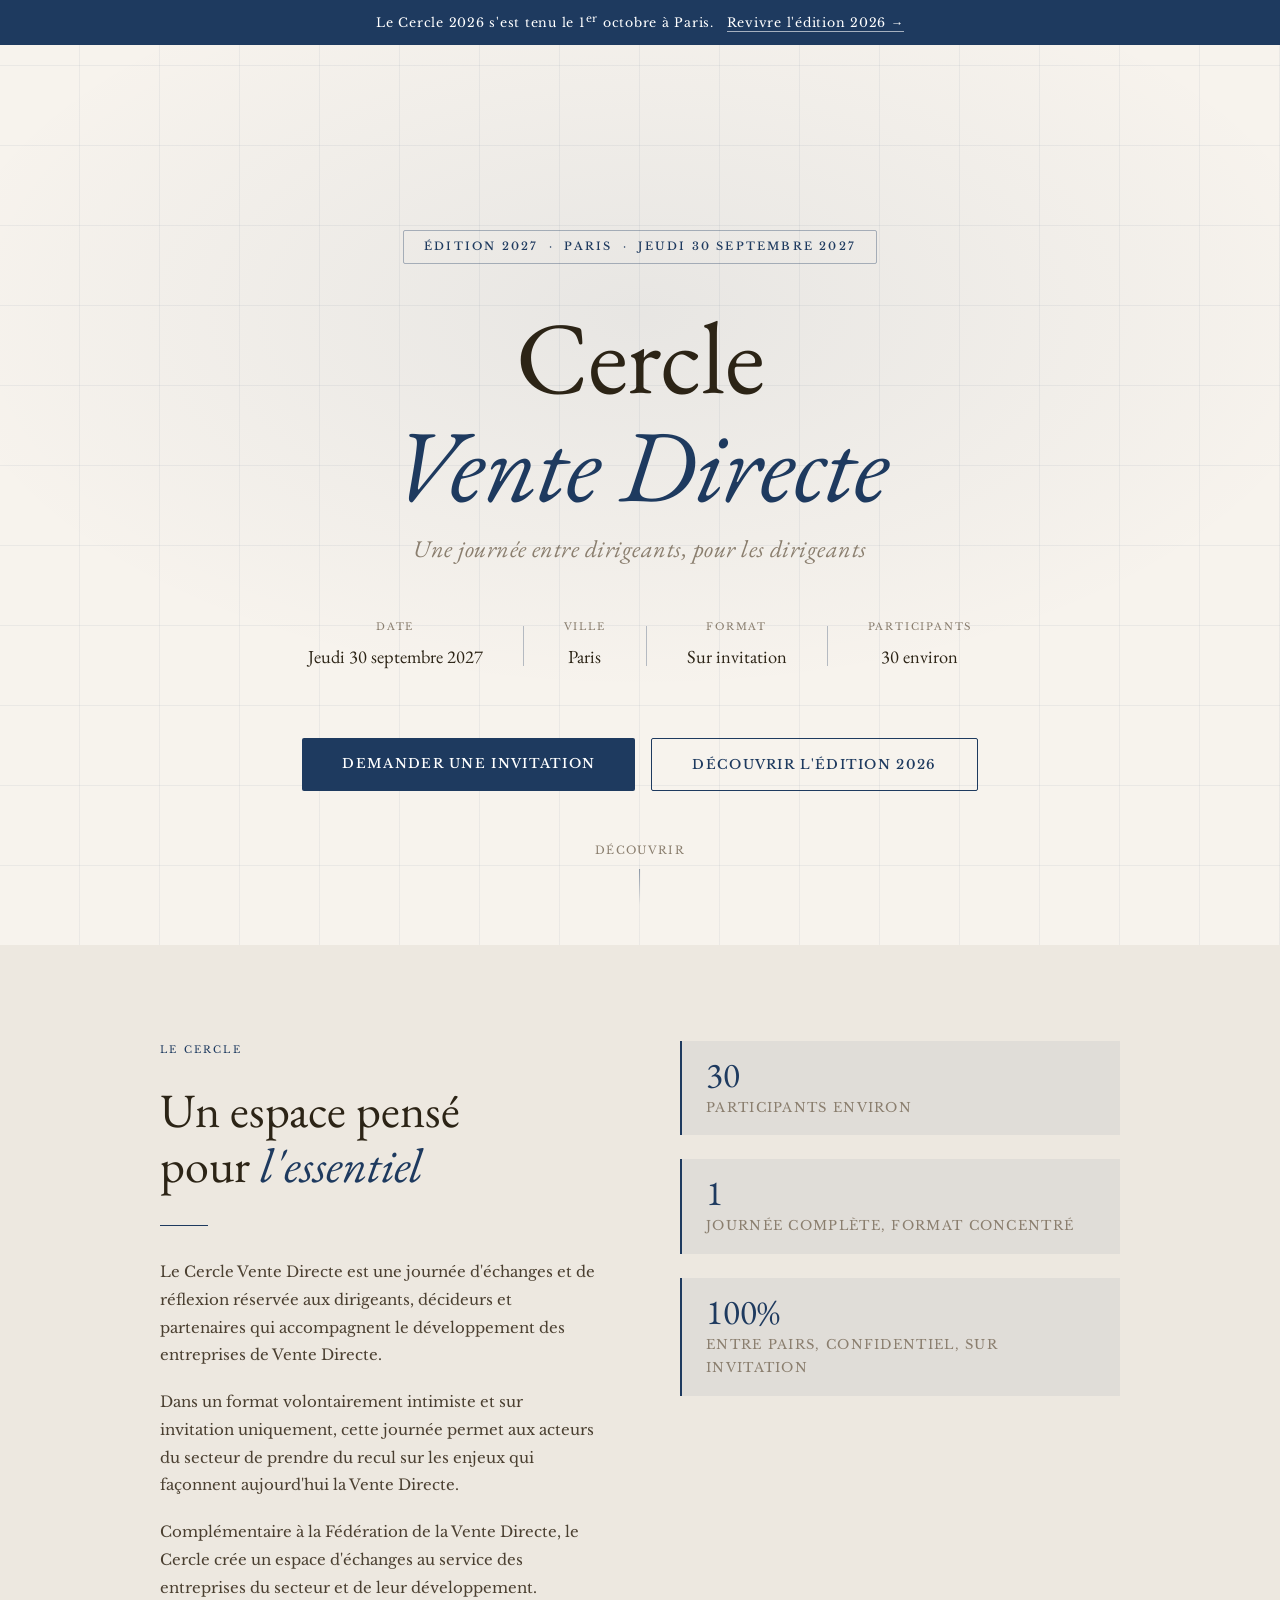
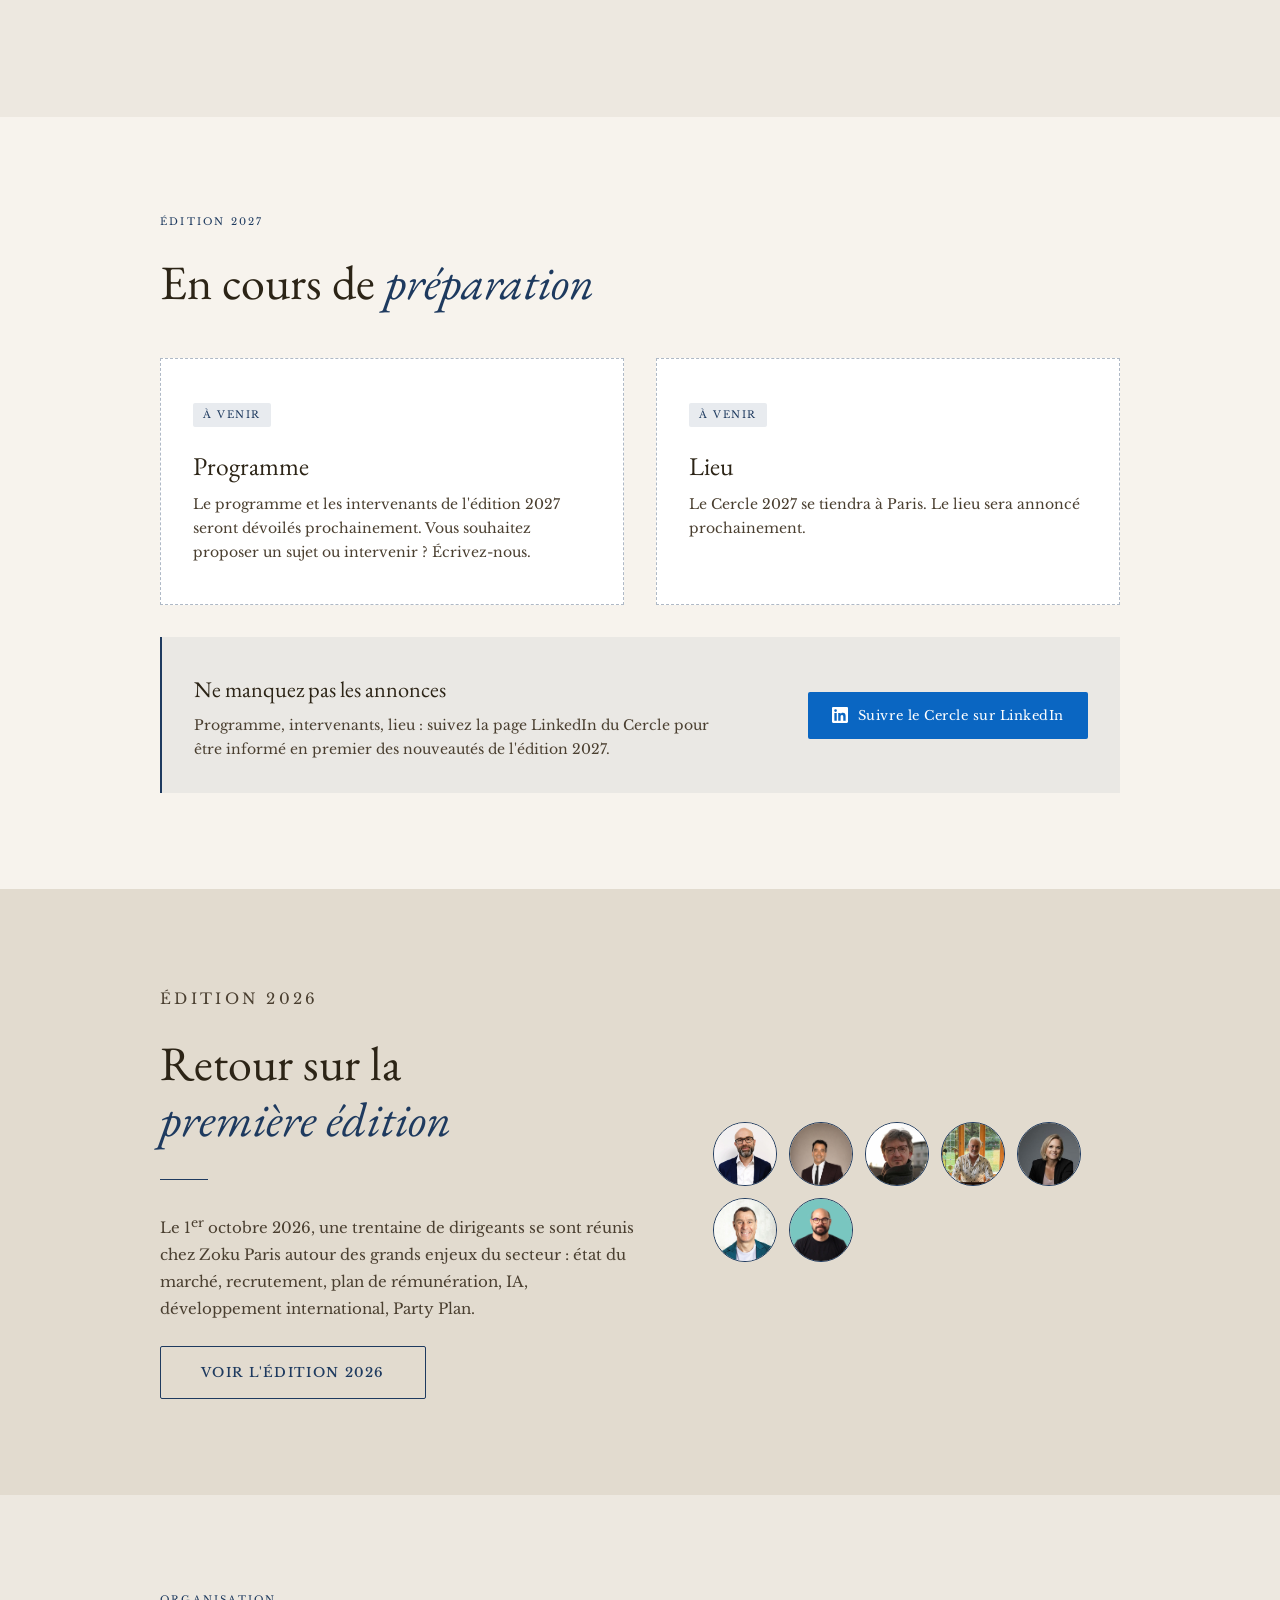
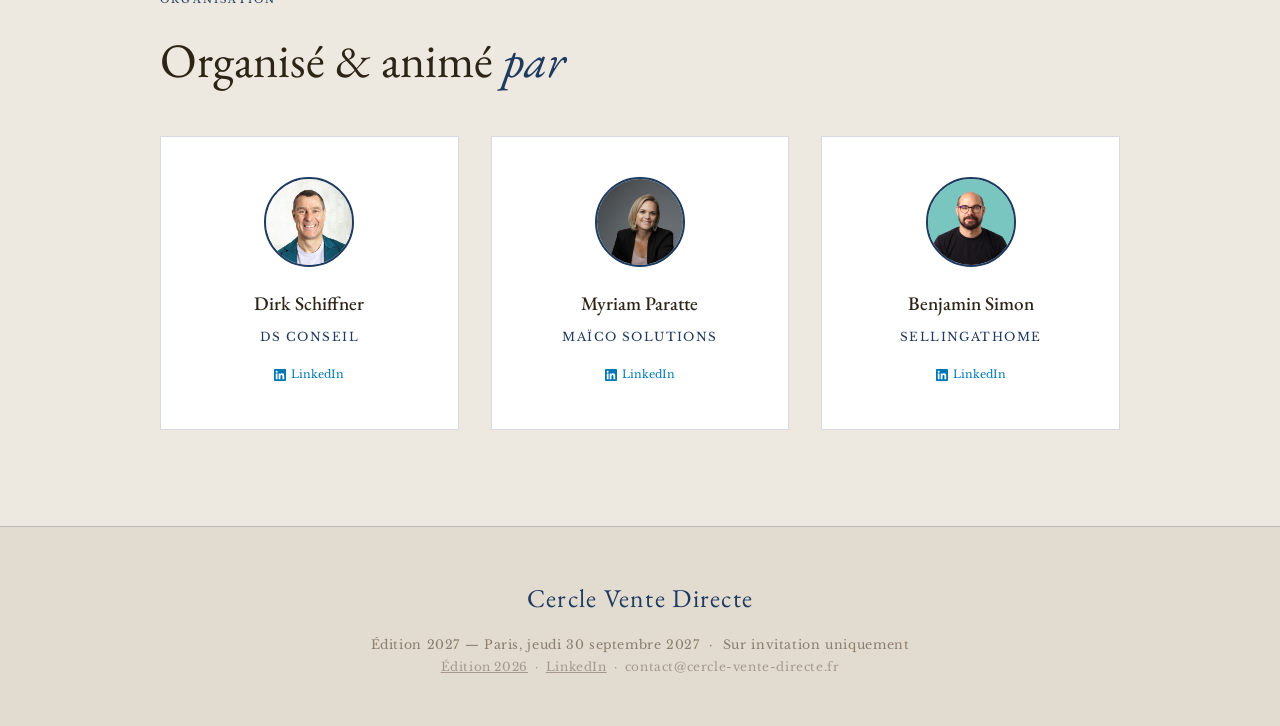
<file: index.html>
<!DOCTYPE html>
<html lang="fr">
<head>
<meta charset="UTF-8">
<meta name="viewport" content="width=device-width, initial-scale=1.0">
<title>Cercle Vente Directe — Paris 2027</title>
<meta name="description" content="Cercle Vente Directe, édition 2027 : une journée entre dirigeants de la Vente Directe, jeudi 30 septembre 2027 à Paris. Sur invitation.">
<link href="https://fonts.googleapis.com/css2?family=EB+Garamond:ital,wght@0,400;0,500;0,600;1,400;1,500&family=Libre+Baskerville:ital,wght@0,400;0,700;1,400&display=swap" rel="stylesheet">
<link rel="stylesheet" href="style.css">
</head>
<body>

<div class="edition-bar">Le Cercle 2026 s'est tenu le 1<sup>er</sup> octobre à Paris. <a href="2026.html">Revivre l'édition 2026 →</a></div>

<!-- HERO -->
<section class="hero">
  <div class="edition-tag">Édition 2027 &nbsp;·&nbsp; Paris &nbsp;·&nbsp; Jeudi 30 septembre 2027</div>
  <h1 class="hero-title">Cercle<br><em>Vente Directe</em></h1>
  <p class="hero-subtitle">Une journée entre dirigeants, pour les dirigeants</p>

  <div class="hero-meta">
    <div class="hero-meta-item">
      <span class="hero-meta-label">Date</span>
      <span class="hero-meta-value">Jeudi 30 septembre 2027</span>
    </div>
    <div class="hero-meta-sep"></div>
    <div class="hero-meta-item">
      <span class="hero-meta-label">Ville</span>
      <span class="hero-meta-value">Paris</span>
    </div>
    <div class="hero-meta-sep"></div>
    <div class="hero-meta-item">
      <span class="hero-meta-label">Format</span>
      <span class="hero-meta-value">Sur invitation</span>
    </div>
    <div class="hero-meta-sep"></div>
    <div class="hero-meta-item">
      <span class="hero-meta-label">Participants</span>
      <span class="hero-meta-value">30 environ</span>
    </div>
  </div>

  <div class="hero-cta-group">
    <a href="mailto:contact@cercle-vente-directe.fr" class="cta-btn">Demander une invitation</a>
    <a href="2026.html" class="cta-btn cta-btn--outline">Découvrir l'édition 2026</a>
  </div>
  <div class="scroll-hint">Découvrir</div>
</section>

<!-- INTRO -->
<section class="intro-section">
  <div class="container">
    <div class="intro-grid">
      <div>
        <p class="section-label">Le Cercle</p>
        <h2 class="section-title">Un espace pensé<br>pour <em>l'essentiel</em></h2>
        <div class="divider"></div>
        <div class="intro-body">
          <p>Le Cercle Vente Directe est une journée d'échanges et de réflexion réservée aux dirigeants, décideurs et partenaires qui accompagnent le développement des entreprises de Vente Directe.</p>
          <p>Dans un format volontairement intimiste et sur invitation uniquement, cette journée permet aux acteurs du secteur de prendre du recul sur les enjeux qui façonnent aujourd'hui la Vente Directe.</p>
          <p>Complémentaire à la Fédération de la Vente Directe, le Cercle crée un espace d'échanges au service des entreprises du secteur et de leur développement.</p>
        </div>
      </div>
      <div class="intro-highlights">
        <div class="highlight-card">
          <div class="hc-num">30</div>
          <div class="hc-label">Participants environ</div>
        </div>
        <div class="highlight-card">
          <div class="hc-num">1</div>
          <div class="hc-label">Journée complète, format concentré</div>
        </div>
        <div class="highlight-card">
          <div class="hc-num">100%</div>
          <div class="hc-label">Entre pairs, confidentiel, sur invitation</div>
        </div>
      </div>
    </div>
  </div>
</section>

<!-- PROGRAMME & LIEU À VENIR -->
<section class="upcoming-section" id="programme">
  <div class="container">
    <p class="section-label">Édition 2027</p>
    <h2 class="section-title">En cours de <em>préparation</em></h2>
    <div class="upcoming-grid">
      <div class="upcoming-card">
        <span class="upcoming-status">À venir</span>
        <h3>Programme</h3>
        <p>Le programme et les intervenants de l'édition 2027 seront dévoilés prochainement. Vous souhaitez proposer un sujet ou intervenir ? Écrivez-nous.</p>
      </div>
      <div class="upcoming-card" id="lieu">
        <span class="upcoming-status">À venir</span>
        <h3>Lieu</h3>
        <p>Le Cercle 2027 se tiendra à Paris. Le lieu sera annoncé prochainement.</p>
      </div>
    </div>

    <div class="follow-box">
      <div>
        <h3>Ne manquez pas les annonces</h3>
        <p>Programme, intervenants, lieu : suivez la page LinkedIn du Cercle pour être informé en premier des nouveautés de l'édition 2027.</p>
      </div>
      <a href="https://www.linkedin.com/company/cercle-de-la-vente-directe/" class="li-follow-btn" target="_blank" rel="noopener"><svg width="16" height="16" viewBox="0 0 24 24" fill="currentColor" aria-hidden="true"><path d="M20.447 20.452h-3.554v-5.569c0-1.328-.027-3.037-1.852-3.037-1.853 0-2.136 1.445-2.136 2.939v5.667H9.351V9h3.414v1.561h.046c.477-.9 1.637-1.85 3.37-1.85 3.601 0 4.267 2.37 4.267 5.455v6.286zM5.337 7.433a2.062 2.062 0 01-2.063-2.065 2.064 2.064 0 112.063 2.065zm1.782 13.019H3.555V9h3.564v11.452zM22.225 0H1.771C.792 0 0 .774 0 1.729v20.542C0 23.227.792 24 1.771 24h20.451C23.2 24 24 23.227 24 22.271V1.729C24 .774 23.2 0 22.222 0h.003z"/></svg> Suivre le Cercle sur LinkedIn</a>
    </div>
  </div>
</section>

<!-- RETOUR SUR 2026 -->
<section class="recap-section">
  <div class="container">
    <div class="recap-grid">
      <div>
        <p class="section-label">Édition 2026</p>
        <h2 class="section-title">Retour sur la<br><em>première édition</em></h2>
        <div class="divider"></div>
        <p>Le 1<sup>er</sup> octobre 2026, une trentaine de dirigeants se sont réunis chez Zoku Paris autour des grands enjeux du secteur : état du marché, recrutement, plan de rémunération, IA, développement international, Party Plan.</p>
        <a href="2026.html" class="cta-btn cta-btn--outline">Voir l'édition 2026</a>
      </div>
      <div class="recap-faces">
        <img src="Frederic.jpg" alt="Frédéric Billon">
        <img src="Alexandre.jpg" alt="Alexander Hinklhofer Coelho">
        <img src="Stefan.jpg" alt="Stefan Richter">
        <img src="Eric.png" alt="Éric Clerc">
        <img src="Myriam.jpeg" alt="Myriam Paratte">
        <img src="Dirk.jpg" alt="Dirk Schiffner">
        <img src="Benjamin.jpg" alt="Benjamin Simon">
      </div>
    </div>
  </div>
</section>

<!-- ORGANISATION -->
<section class="team-section">
  <div class="container">
    <p class="section-label">Organisation</p>
    <h2 class="section-title">Organisé &amp; animé <em>par</em></h2>
    <div class="team-grid">

      <div class="team-card">
        <div class="team-avatar">
          <img src="Dirk.jpg" alt="Dirk Schiffner">
        </div>
        <div class="team-info">
          <h3>Dirk Schiffner</h3>
          <p class="team-company">ds Conseil</p>
          <a href="https://www.linkedin.com/in/dirk-schiffner/" class="linkedin-link" target="_blank" rel="noopener">
            <svg width="12" height="12" viewBox="0 0 24 24" fill="#0077B5"><path d="M20.447 20.452h-3.554v-5.569c0-1.328-.027-3.037-1.852-3.037-1.853 0-2.136 1.445-2.136 2.939v5.667H9.351V9h3.414v1.561h.046c.477-.9 1.637-1.85 3.37-1.85 3.601 0 4.267 2.37 4.267 5.455v6.286zM5.337 7.433a2.062 2.062 0 01-2.063-2.065 2.064 2.064 0 112.063 2.065zm1.782 13.019H3.555V9h3.564v11.452zM22.225 0H1.771C.792 0 0 .774 0 1.729v20.542C0 23.227.792 24 1.771 24h20.451C23.2 24 24 23.227 24 22.271V1.729C24 .774 23.2 0 22.222 0h.003z"/></svg>
            LinkedIn
          </a>
        </div>
      </div>

      <div class="team-card">
        <div class="team-avatar">
          <img src="Myriam.jpeg" alt="Myriam Paratte">
        </div>
        <div class="team-info">
          <h3>Myriam Paratte</h3>
          <p class="team-company">Maïco Solutions</p>
          <a href="https://www.linkedin.com/in/myriam-paratte/" class="linkedin-link" target="_blank" rel="noopener">
            <svg width="12" height="12" viewBox="0 0 24 24" fill="#0077B5"><path d="M20.447 20.452h-3.554v-5.569c0-1.328-.027-3.037-1.852-3.037-1.853 0-2.136 1.445-2.136 2.939v5.667H9.351V9h3.414v1.561h.046c.477-.9 1.637-1.85 3.37-1.85 3.601 0 4.267 2.37 4.267 5.455v6.286zM5.337 7.433a2.062 2.062 0 01-2.063-2.065 2.064 2.064 0 112.063 2.065zm1.782 13.019H3.555V9h3.564v11.452zM22.225 0H1.771C.792 0 0 .774 0 1.729v20.542C0 23.227.792 24 1.771 24h20.451C23.2 24 24 23.227 24 22.271V1.729C24 .774 23.2 0 22.222 0h.003z"/></svg>
            LinkedIn
          </a>
        </div>
      </div>

      <div class="team-card">
        <div class="team-avatar">
          <img src="Benjamin.jpg" alt="Benjamin Simon">
        </div>
        <div class="team-info">
          <h3>Benjamin Simon</h3>
          <p class="team-company">SellingAtHome</p>
          <a href="https://www.linkedin.com/in/sixmon/" class="linkedin-link" target="_blank" rel="noopener">
            <svg width="12" height="12" viewBox="0 0 24 24" fill="#0077B5"><path d="M20.447 20.452h-3.554v-5.569c0-1.328-.027-3.037-1.852-3.037-1.853 0-2.136 1.445-2.136 2.939v5.667H9.351V9h3.414v1.561h.046c.477-.9 1.637-1.85 3.37-1.85 3.601 0 4.267 2.37 4.267 5.455v6.286zM5.337 7.433a2.062 2.062 0 01-2.063-2.065 2.064 2.064 0 112.063 2.065zm1.782 13.019H3.555V9h3.564v11.452zM22.225 0H1.771C.792 0 0 .774 0 1.729v20.542C0 23.227.792 24 1.771 24h20.451C23.2 24 24 23.227 24 22.271V1.729C24 .774 23.2 0 22.222 0h.003z"/></svg>
            LinkedIn
          </a>
        </div>
      </div>

    </div>
  </div>
</section>

<!-- FOOTER -->
<footer>
  <div class="footer-logo">Cercle Vente Directe</div>
  <p>Édition 2027 — Paris, jeudi 30 septembre 2027 &nbsp;·&nbsp; Sur invitation uniquement</p>
  <p style="font-size:12px; opacity:0.7;"><a href="2026.html" style="color:inherit;">Édition 2026</a> &nbsp;·&nbsp; <a href="https://www.linkedin.com/company/cercle-de-la-vente-directe/" style="color:inherit;" target="_blank" rel="noopener">LinkedIn</a> &nbsp;·&nbsp; contact@cercle-vente-directe.fr</p>
</footer>

</body>
</html>
</file>
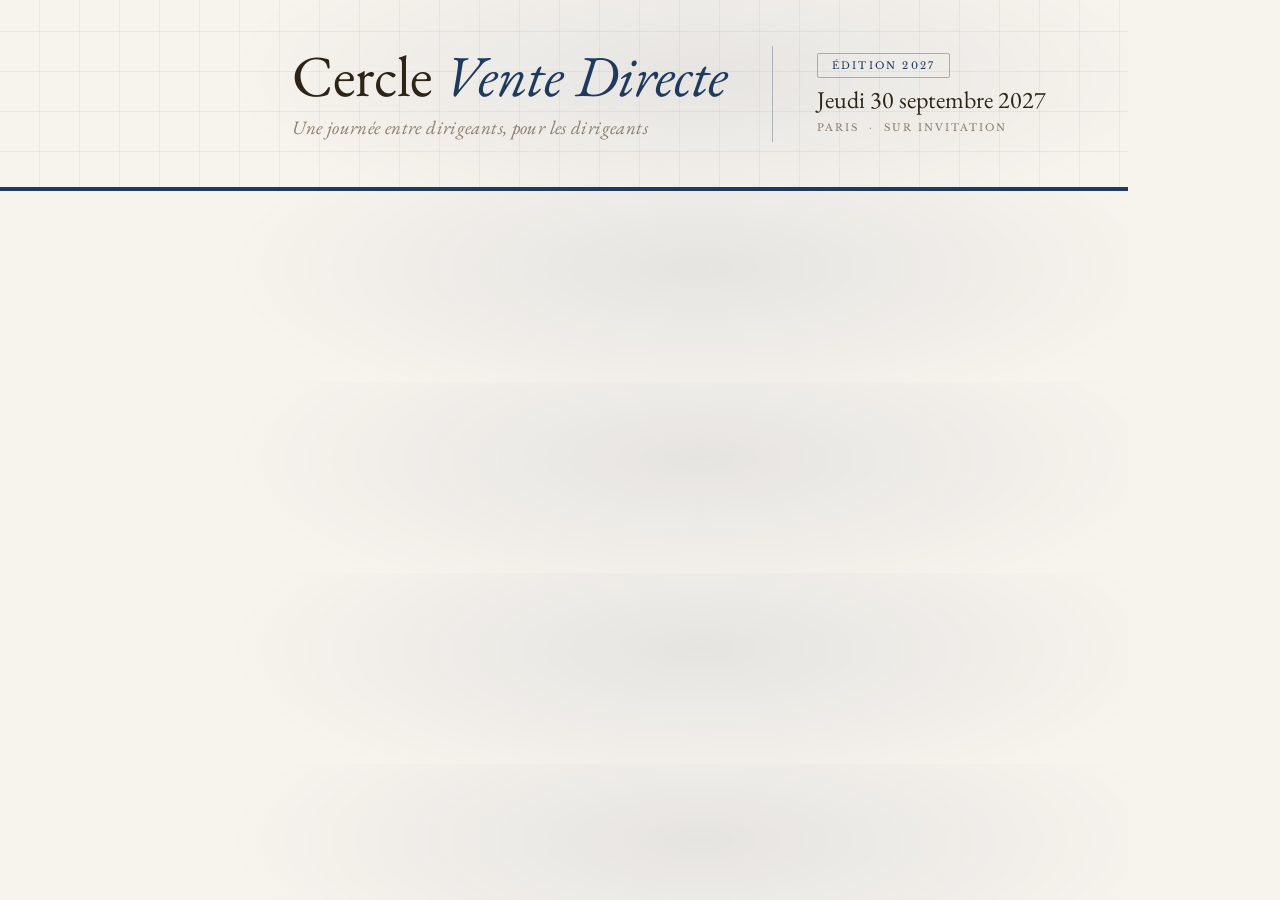
<file: linkedin/banniere.html>
<!DOCTYPE html>
<html lang="fr">
<head>
<meta charset="UTF-8">
<link href="https://fonts.googleapis.com/css2?family=EB+Garamond:ital,wght@0,400;0,500;1,400;1,500&family=Libre+Baskerville:wght@400&display=swap" rel="stylesheet">
<style>
  * { margin: 0; padding: 0; box-sizing: border-box; }
  html, body { width: 1128px; height: 191px; overflow: hidden; }
  body {
    position: relative;
    background:
      radial-gradient(ellipse 60% 120% at 62% 40%, rgba(30,58,95,0.08) 0%, transparent 70%),
      #F7F3ED;
    font-family: 'Libre Baskerville', Georgia, serif;
    color: #2C2416;
  }
  body::before {
    content: '';
    position: absolute; inset: 0;
    background-image:
      repeating-linear-gradient(0deg, transparent, transparent 39px, rgba(30,58,95,0.06) 39px, rgba(30,58,95,0.06) 40px),
      repeating-linear-gradient(90deg, transparent, transparent 39px, rgba(30,58,95,0.06) 39px, rgba(30,58,95,0.06) 40px);
  }
  body::after {
    content: '';
    position: absolute; left: 0; right: 0; bottom: 0; height: 4px;
    background: #1E3A5F;
  }
  .wrap {
    position: absolute; inset: 0 40px 4px 250px; /* marge gauche : logo LinkedIn */
    display: flex; align-items: center; justify-content: center; gap: 44px;
  }
  .title {
    font-family: 'EB Garamond', Georgia, serif;
    font-size: 58px; font-weight: 400; line-height: 1; letter-spacing: -0.01em;
    white-space: nowrap;
  }
  .title em { font-style: italic; color: #1E3A5F; }
  .subtitle {
    font-family: 'EB Garamond', Georgia, serif;
    font-style: italic; font-size: 19px; color: #8A7E6E; margin-top: 10px; letter-spacing: 0.02em;
  }
  .sep { width: 1px; height: 96px; background: rgba(30,58,95,0.3); }
  .edition { display: flex; flex-direction: column; align-items: flex-start; gap: 8px; }
  .tag {
    font-size: 10px; letter-spacing: 0.22em; text-transform: uppercase; color: #1E3A5F;
    border: 1px solid rgba(30,58,95,0.35); padding: 5px 14px; border-radius: 2px;
  }
  .date { font-family: 'EB Garamond', Georgia, serif; font-size: 24px; line-height: 1.15; }
  .city { font-size: 10px; letter-spacing: 0.2em; text-transform: uppercase; color: #8A7E6E; }
</style>
</head>
<body>
  <div class="wrap">
    <div>
      <div class="title">Cercle <em>Vente Directe</em></div>
      <div class="subtitle">Une journée entre dirigeants, pour les dirigeants</div>
    </div>
    <div class="sep"></div>
    <div class="edition">
      <span class="tag">Édition 2027</span>
      <span class="date">Jeudi 30 septembre 2027</span>
      <span class="city">Paris &nbsp;·&nbsp; Sur invitation</span>
    </div>
  </div>
</body>
</html>
</file>
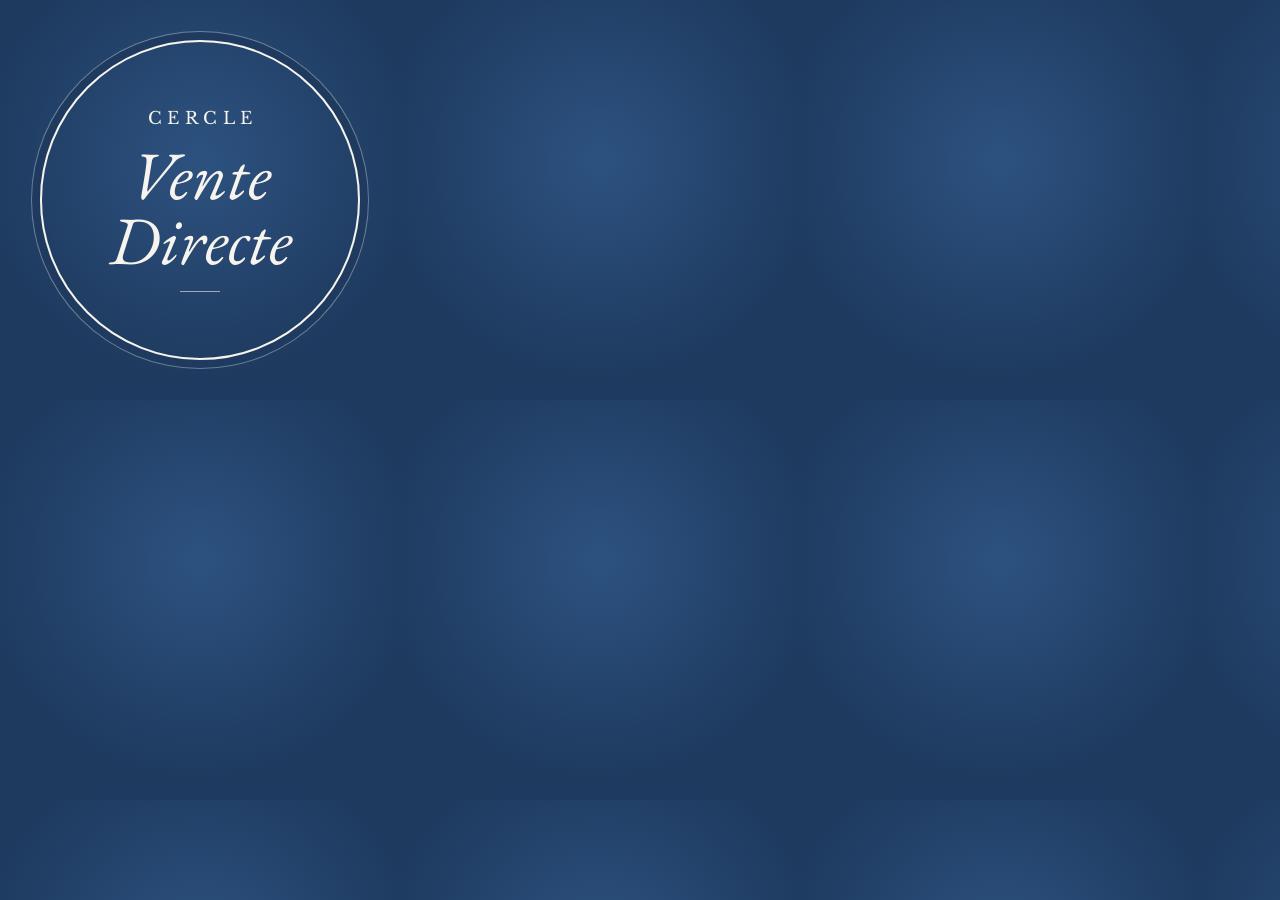
<file: linkedin/logo.html>
<!DOCTYPE html>
<html lang="fr">
<head>
<meta charset="UTF-8">
<link href="https://fonts.googleapis.com/css2?family=EB+Garamond:ital,wght@0,400;0,500;1,400;1,500&family=Libre+Baskerville:wght@400&display=swap" rel="stylesheet">
<style>
  * { margin: 0; padding: 0; box-sizing: border-box; }
  html, body { width: 400px; height: 400px; overflow: hidden; }
  body {
    background: radial-gradient(circle at 50% 40%, #2D5280 0%, #1E3A5F 70%);
    display: flex; align-items: center; justify-content: center;
  }
  .ring {
    width: 320px; height: 320px; border-radius: 50%;
    border: 2px solid #F7F3ED;
    box-shadow: 0 0 0 8px #1E3A5F, 0 0 0 9px rgba(247,243,237,0.35);
    display: flex; flex-direction: column; align-items: center; justify-content: center;
    color: #F7F3ED; text-align: center;
  }
  .top {
    font-family: 'Libre Baskerville', Georgia, serif;
    font-size: 17px; letter-spacing: 0.32em; text-transform: uppercase;
    padding-left: 0.32em; margin-bottom: 14px;
  }
  .main {
    font-family: 'EB Garamond', Georgia, serif;
    font-style: italic; font-weight: 400; font-size: 68px; line-height: 0.95;
  }
  .rule { width: 40px; height: 1px; background: rgba(247,243,237,0.6); margin-top: 18px; }
</style>
</head>
<body>
  <div class="ring">
    <div class="top">Cercle</div>
    <div class="main">Vente<br>Directe</div>
    <div class="rule"></div>
  </div>
</body>
</html>
</file>
<file: style.css>
*, *::before, *::after { box-sizing: border-box; margin: 0; padding: 0; }

:root {
  --gold: #1E3A5F;
  --gold-light: #2D5280;
  --gold-pale: #D6E2F0;
  --dark: #F7F3ED;
  --dark-2: #EDE8E0;
  --dark-3: #E2DBCF;
  --mid: #9A9080;
  --light: #2C2416;
  --white: #FFFFFF;
  --text-body: #4A3F30;
  --text-muted: #8A7E6E;
  --border: rgba(30,58,95,0.2);
  --serif: 'EB Garamond', Georgia, serif;
  --sans: 'Libre Baskerville', Georgia, serif;
}

html { scroll-behavior: smooth; }

body {
  background: var(--dark);
  color: var(--light);
  font-family: var(--sans);
  font-size: 15px;
  line-height: 1.8;
  overflow-x: hidden;
}

/* ── HERO ── */
.hero {
  min-height: 100vh;
  display: flex;
  flex-direction: column;
  justify-content: center;
  align-items: center;
  text-align: center;
  padding: 6rem 2rem 4rem;
  position: relative;
  background:
    radial-gradient(ellipse 80% 60% at 50% 30%, rgba(30,58,95,0.07) 0%, transparent 70%),
    var(--dark);
}

.hero::before {
  content: '';
  position: absolute;
  inset: 0;
  background-image:
    repeating-linear-gradient(0deg, transparent, transparent 79px, rgba(30,58,95,0.06) 79px, rgba(30,58,95,0.06) 80px),
    repeating-linear-gradient(90deg, transparent, transparent 79px, rgba(30,58,95,0.06) 79px, rgba(30,58,95,0.06) 80px);
  pointer-events: none;
}

.edition-tag {
  display: inline-block;
  font-family: var(--sans);
  font-size: 11px;
  font-weight: 500;
  letter-spacing: 0.2em;
  text-transform: uppercase;
  color: var(--gold);
  border: 1px solid rgba(30,58,95,0.35);
  padding: 6px 20px;
  border-radius: 2px;
  margin-bottom: 2.5rem;
}

.hero-title {
  font-family: var(--serif);
  font-size: clamp(3rem, 8vw, 6.5rem);
  font-weight: 300;
  line-height: 1.05;
  letter-spacing: -0.01em;
  color: var(--light);
  margin-bottom: 0.5rem;
}

.hero-title em {
  font-style: italic;
  color: var(--gold);
}

.hero-subtitle {
  font-family: var(--serif);
  font-size: clamp(1.1rem, 2.5vw, 1.5rem);
  font-weight: 300;
  font-style: italic;
  color: var(--text-muted);
  margin-bottom: 3rem;
  letter-spacing: 0.02em;
}

.hero-meta {
  display: flex;
  gap: 2.5rem;
  align-items: center;
  justify-content: center;
  flex-wrap: wrap;
  margin-bottom: 4rem;
}

.hero-meta-item {
  display: flex;
  flex-direction: column;
  align-items: center;
  gap: 4px;
}

.hero-meta-label {
  font-size: 10px;
  letter-spacing: 0.18em;
  text-transform: uppercase;
  color: var(--text-muted);
}

.hero-meta-value {
  font-family: var(--serif);
  font-size: 1.15rem;
  color: var(--light);
  font-weight: 400;
}

.hero-meta-sep {
  width: 1px;
  height: 40px;
  background: rgba(30,58,95,0.3);
}

.cta-btn {
  display: inline-block;
  font-family: var(--sans);
  font-size: 13px;
  font-weight: 500;
  letter-spacing: 0.1em;
  text-transform: uppercase;
  color: var(--white);
  background: var(--gold);
  padding: 14px 40px;
  border-radius: 2px;
  text-decoration: none;
  transition: background 0.2s, transform 0.15s;
}

.cta-btn:hover { background: var(--gold-light); transform: translateY(-1px); }

.cta-btn--outline {
  background: transparent;
  color: var(--gold);
  border: 1.5px solid var(--gold);
}

.cta-btn--outline:hover { background: rgba(30,58,95,0.08); }

.hero-cta-group {
  display: flex;
  gap: 1rem;
  flex-wrap: wrap;
  justify-content: center;
  margin-bottom: 0;
}

.scroll-hint {
  position: absolute;
  bottom: 2.5rem;
  left: 50%;
  transform: translateX(-50%);
  display: flex;
  flex-direction: column;
  align-items: center;
  gap: 8px;
  color: var(--text-muted);
  font-size: 11px;
  letter-spacing: 0.12em;
  text-transform: uppercase;
  animation: nudge 2.5s ease-in-out infinite;
}

.scroll-hint::after {
  content: '';
  display: block;
  width: 1px;
  height: 36px;
  background: linear-gradient(to bottom, rgba(30,58,95,0.5), transparent);
}

@keyframes nudge {
  0%, 100% { transform: translateX(-50%) translateY(0); }
  50% { transform: translateX(-50%) translateY(6px); }
}

/* ── SECTIONS ── */
section { padding: 6rem 2rem; }

.container {
  max-width: 960px;
  margin: 0 auto;
}

.container-wide {
  max-width: 1100px;
  margin: 0 auto;
}

.section-label {
  font-size: 10px;
  letter-spacing: 0.22em;
  text-transform: uppercase;
  color: var(--gold);
  margin-bottom: 1.5rem;
}

.section-title {
  font-family: var(--serif);
  font-size: clamp(2rem, 4vw, 3rem);
  font-weight: 300;
  line-height: 1.15;
  color: var(--light);
  margin-bottom: 1.5rem;
}

.section-title em { font-style: italic; color: var(--gold); }

.divider {
  width: 48px;
  height: 1px;
  background: var(--gold);
  margin: 2rem 0;
}

/* ── INTRO SECTION ── */
.intro-section { background: var(--dark-2); }

.intro-grid {
  display: grid;
  grid-template-columns: 1fr 1fr;
  gap: 5rem;
  align-items: start;
}

@media (max-width: 720px) { .intro-grid { grid-template-columns: 1fr; gap: 3rem; } }

.intro-body p {
  color: var(--text-body);
  line-height: 1.85;
  margin-bottom: 1.2rem;
  font-size: 15px;
}

.intro-highlights {
  display: flex;
  flex-direction: column;
  gap: 1.5rem;
}

.highlight-card {
  border-left: 2px solid var(--gold);
  padding: 1rem 1.5rem;
  background: rgba(30,58,95,0.06);
}

.highlight-card .hc-num {
  font-family: var(--serif);
  font-size: 2.2rem;
  font-weight: 300;
  color: var(--gold);
  line-height: 1;
  margin-bottom: 4px;
}

.highlight-card .hc-label {
  font-size: 13px;
  color: var(--text-muted);
  text-transform: uppercase;
  letter-spacing: 0.1em;
}

/* ── POURQUOI ── */
.pourquoi-section { background: var(--dark); }

.why-grid {
  display: grid;
  grid-template-columns: repeat(auto-fit, minmax(200px, 1fr));
  gap: 1.5rem;
  margin-top: 3rem;
}

.why-card {
  padding: 2rem 1.5rem;
  border: 1px solid rgba(30,58,95,0.2);
  position: relative;
  background: var(--white);
  transition: border-color 0.2s, box-shadow 0.2s;
}

.why-card:hover { border-color: rgba(30,58,95,0.45); box-shadow: 0 2px 16px rgba(30,58,95,0.08); }

.why-card .why-icon {
  font-family: var(--serif);
  font-size: 2.5rem;
  font-weight: 300;
  color: var(--gold);
  line-height: 1;
  margin-bottom: 1rem;
}

.why-card h3 {
  font-family: var(--serif);
  font-size: 1.15rem;
  font-weight: 400;
  color: var(--light);
  margin-bottom: 0.6rem;
}

.why-card p {
  font-size: 13.5px;
  color: var(--text-muted);
  line-height: 1.7;
}

/* ── PROGRAMME ── */
.programme-section { background: var(--dark-2); }

.programme-header {
  display: grid;
  grid-template-columns: 1fr 2fr;
  gap: 4rem;
  margin-bottom: 4rem;
  align-items: end;
}

@media (max-width: 720px) { .programme-header { grid-template-columns: 1fr; gap: 2rem; } }

.programme-header p {
  color: var(--text-body);
  font-size: 15px;
  line-height: 1.75;
}

.timeline { display: flex; flex-direction: column; gap: 0; }

.timeline-block {
  display: grid;
  grid-template-columns: 110px 1px 1fr;
  gap: 0 1.5rem;
  position: relative;
}

.tl-time {
  font-family: var(--serif);
  font-size: 13px;
  color: var(--gold);
  letter-spacing: 0.05em;
  padding: 1.5rem 0;
  text-align: right;
  font-style: italic;
}

.tl-line {
  display: flex;
  flex-direction: column;
  align-items: center;
}

.tl-dot {
  width: 9px;
  height: 9px;
  border-radius: 50%;
  background: var(--gold);
  flex-shrink: 0;
  margin-top: 1.75rem;
}

.tl-connector {
  flex: 1;
  width: 1px;
  background: rgba(30,58,95,0.25);
}

.timeline-block:last-child .tl-connector { display: none; }

.tl-content {
  padding: 1.25rem 0 2rem;
}

.tl-tag {
  display: inline-block;
  font-size: 10px;
  letter-spacing: 0.15em;
  text-transform: uppercase;
  color: var(--gold);
  background: rgba(30,58,95,0.1);
  padding: 3px 10px;
  border-radius: 2px;
  margin-bottom: 0.6rem;
}

.tl-content h3 {
  font-family: var(--serif);
  font-size: 1.2rem;
  font-weight: 400;
  color: var(--light);
  margin-bottom: 0.5rem;
  line-height: 1.3;
}

.tl-content p {
  font-size: 13.5px;
  color: var(--text-body);
  line-height: 1.7;
  margin-bottom: 0.4rem;
}

.tl-speaker {
  font-size: 12px;
  color: var(--gold);
  font-style: italic;
  margin-top: 0.5rem !important;
}

.tl-break {
  background: rgba(30,58,95,0.04);
}

.tl-break .tl-dot {
  background: transparent;
  border: 1px solid rgba(30,58,95,0.4);
}

.tl-break .tl-content h3 {
  color: var(--text-muted);
  font-style: italic;
}

/* ── PUBLIC ── */
.public-section { background: var(--dark); }

.public-grid {
  display: grid;
  grid-template-columns: 1fr 1fr;
  gap: 4rem;
  align-items: center;
}

@media (max-width: 720px) { .public-grid { grid-template-columns: 1fr; gap: 2rem; } }

.public-list { list-style: none; margin-top: 2rem; }

.public-list li {
  display: flex;
  align-items: flex-start;
  gap: 1rem;
  padding: 1rem 0;
  border-bottom: 1px solid rgba(30,58,95,0.15);
  font-size: 14.5px;
  color: var(--text-body);
  line-height: 1.6;
}

.public-list li::before {
  content: '→';
  color: var(--gold);
  font-family: var(--serif);
  flex-shrink: 0;
  margin-top: 2px;
}

.public-quote {
  font-family: var(--serif);
  font-size: clamp(1.5rem, 3vw, 2.2rem);
  font-weight: 300;
  font-style: italic;
  color: var(--text-muted);
  line-height: 1.5;
  position: relative;
  padding-left: 2rem;
}

.public-quote::before {
  content: '';
  position: absolute;
  left: 0;
  top: 0.2em;
  bottom: 0.2em;
  width: 2px;
  background: var(--gold);
}

/* ── LIEU ── */
.lieu-section { background: var(--dark-3); }

.lieu-grid {
  display: grid;
  grid-template-columns: 1.15fr 1fr;
  gap: 4rem;
  align-items: start;
  margin-top: 3rem;
}

@media (max-width: 820px) { .lieu-grid { grid-template-columns: 1fr; gap: 2.5rem; } }

.lieu-intro {
  font-size: 15px;
  color: var(--text-body);
  line-height: 1.8;
  margin-bottom: 1.5rem;
}

.lieu-features { list-style: none; margin-top: 2rem; }

.lieu-features li {
  display: flex;
  align-items: flex-start;
  gap: 1rem;
  padding: 0.9rem 0;
  border-bottom: 1px solid rgba(30,58,95,0.15);
  font-size: 14.5px;
  color: var(--text-body);
  line-height: 1.6;
}

.lieu-features li::before {
  content: '→';
  color: var(--gold);
  font-family: var(--serif);
  flex-shrink: 0;
  margin-top: 2px;
}

.lieu-card {
  border: 1px solid rgba(30,58,95,0.3);
  background: var(--white);
  padding: 2.5rem;
}

.lieu-card-name {
  font-family: var(--serif);
  font-size: 1.9rem;
  font-weight: 300;
  color: var(--light);
  line-height: 1.2;
}

.lieu-address {
  font-style: normal;
  font-size: 14.5px;
  color: var(--text-body);
  line-height: 1.7;
  margin-top: 1.25rem;
}

.lieu-block {
  margin-top: 1.75rem;
  padding-top: 1.75rem;
  border-top: 1px solid rgba(30,58,95,0.15);
}

.lieu-block-label {
  font-size: 10px;
  letter-spacing: 0.22em;
  text-transform: uppercase;
  color: var(--gold);
  margin-bottom: 0.75rem;
}

.lieu-block p {
  font-size: 14.5px;
  color: var(--text-body);
  line-height: 1.7;
}

.lieu-links {
  display: flex;
  flex-wrap: wrap;
  gap: 1.5rem;
  margin-top: 1.75rem;
}

.lieu-links a {
  font-size: 12px;
  letter-spacing: 0.12em;
  text-transform: uppercase;
  color: var(--gold);
  text-decoration: none;
  border-bottom: 1px solid rgba(30,58,95,0.35);
  padding-bottom: 3px;
  transition: color 0.2s, border-color 0.2s;
}

.lieu-links a:hover { color: var(--gold-light); border-color: var(--gold-light); }

/* ── PRICING ── */
.pricing-section {
  background: var(--dark-2);
  text-align: center;
}

.pricing-card {
  display: inline-flex;
  flex-direction: column;
  align-items: center;
  border: 1px solid rgba(30,58,95,0.3);
  padding: 3rem 4rem;
  max-width: 480px;
  width: 100%;
  margin: 3rem auto 0;
  position: relative;
  background: var(--white);
}

.pricing-card::before {
  content: 'Sur invitation';
  position: absolute;
  top: -12px;
  left: 50%;
  transform: translateX(-50%);
  font-size: 11px;
  letter-spacing: 0.15em;
  text-transform: uppercase;
  color: var(--white);
  background: var(--gold);
  padding: 4px 16px;
}

.price-main {
  font-family: var(--serif);
  font-size: 4rem;
  font-weight: 300;
  color: var(--light);
  line-height: 1;
  margin-bottom: 4px;
}

.price-main sup { font-size: 1.8rem; vertical-align: top; margin-top: 0.4em; }

.price-label {
  font-size: 12px;
  letter-spacing: 0.12em;
  text-transform: uppercase;
  color: var(--gold);
  margin-bottom: 2rem;
}

.price-includes {
  list-style: none;
  text-align: left;
  width: 100%;
  margin-bottom: 2rem;
}

.price-includes li {
  display: flex;
  align-items: center;
  gap: 10px;
  padding: 8px 0;
  border-bottom: 1px solid rgba(30,58,95,0.12);
  font-size: 14px;
  color: var(--text-body);
}

.price-includes li::before {
  content: '✓';
  color: var(--gold);
  font-size: 13px;
}

.price-extra {
  font-size: 13px;
  color: var(--text-muted);
  font-style: italic;
  margin-top: 1rem;
}

/* ── FOOTER ── */
footer {
  background: var(--dark-3);
  padding: 3rem 2rem;
  text-align: center;
  border-top: 1px solid rgba(30,58,95,0.2);
}

footer .footer-logo {
  font-family: var(--serif);
  font-size: 1.6rem;
  font-weight: 300;
  color: var(--gold);
  letter-spacing: 0.05em;
  margin-bottom: 0.8rem;
}

footer p {
  font-size: 12.5px;
  color: var(--text-muted);
  letter-spacing: 0.05em;
}

/* ── OBJECTIFS ── */
.objectifs-section { background: var(--dark); }

.obj-grid {
  display: grid;
  grid-template-columns: repeat(auto-fit, minmax(260px, 1fr));
  gap: 1px;
  margin-top: 3rem;
  border: 1px solid rgba(30,58,95,0.15);
  background: rgba(30,58,95,0.1);
}

.obj-item {
  padding: 2rem;
  background: var(--dark);
  transition: background 0.2s;
}

.obj-item:hover { background: var(--white); }

.obj-num {
  font-family: var(--serif);
  font-size: 3rem;
  font-weight: 300;
  color: rgba(30,58,95,0.25);
  line-height: 1;
  margin-bottom: 0.8rem;
}

.obj-item h3 {
  font-family: var(--serif);
  font-size: 1.05rem;
  font-weight: 400;
  color: var(--text-body);
  line-height: 1.4;
  font-style: italic;
}

/* ── INTERVENANTS ── */
.speakers-section { background: var(--dark); }

.speakers-grid {
  display: grid;
  grid-template-columns: repeat(auto-fill, minmax(160px, 1fr));
  gap: 1.5rem;
  margin-top: 3rem;
}

.speaker-card {
  display: flex;
  flex-direction: column;
  align-items: center;
  text-align: center;
  padding: 1.75rem 1rem 1.5rem;
  border: 1px solid rgba(30,58,95,0.15);
  background: var(--white);
  transition: border-color 0.2s, transform 0.15s;
}

.speaker-card:hover {
  border-color: rgba(30,58,95,0.4);
  transform: translateY(-2px);
}

.speaker-avatar {
  width: 56px;
  height: 56px;
  border-radius: 50%;
  display: flex;
  align-items: center;
  justify-content: center;
  font-family: var(--serif);
  font-size: 1.05rem;
  font-weight: 500;
  letter-spacing: 0.04em;
  margin-bottom: 1rem;
  flex-shrink: 0;
  overflow: hidden;
}

.speaker-avatar img {
  width: 100%;
  height: 100%;
  object-fit: cover;
  object-position: top center;
}

/* palette distincte par initiales */
.spk-ds { background: #D6E2F0; border: 1.5px solid #1E3A5F; color: #1E3A5F; }
.spk-fb { background: #E8EEF5; border: 1.5px solid #4A6E8C; color: #4A6E8C; }
.spk-sr { background: #E6EBF5; border: 1.5px solid #2D4A7A; color: #2D4A7A; }
.spk-ac { background: #F5EBE8; border: 1.5px solid #9A5040; color: #9A5040; }
.spk-mp { background: #EDE8F5; border: 1.5px solid #7A6A9A; color: #7A6A9A; }
.spk-ec { background: #E8F2EE; border: 1.5px solid #3A7A6A; color: #3A7A6A; }
.spk-af { background: #F5F0E8; border: 1.5px solid #8A7040; color: #8A7040; }
.spk-ai { background: #F5E8EE; border: 1.5px solid #9A4A6A; color: #9A4A6A; }
.spk-bs { background: #E5EEF5; border: 1.5px solid #4A7A9A; color: #4A7A9A; }

.speaker-card h4 {
  font-family: var(--serif);
  font-size: 1rem;
  font-weight: 500;
  color: var(--light);
  line-height: 1.3;
  margin-bottom: 4px;
}

.speaker-card p {
  font-size: 11.5px;
  letter-spacing: 0.08em;
  text-transform: uppercase;
  color: var(--gold);
}

/* ── ÉQUIPE ── */
.team-section { background: var(--dark-2); }

.team-grid {
  display: grid;
  grid-template-columns: repeat(3, 1fr);
  gap: 2rem;
  margin-top: 3rem;
}

@media (max-width: 720px) { .team-grid { grid-template-columns: 1fr; gap: 1.5rem; } }

.team-card {
  display: flex;
  flex-direction: column;
  align-items: center;
  text-align: center;
  padding: 2.5rem 2rem;
  background: var(--white);
  border: 1px solid rgba(30,58,95,0.18);
  transition: border-color 0.2s, box-shadow 0.2s;
}

.team-card:hover {
  border-color: rgba(30,58,95,0.4);
  box-shadow: 0 4px 20px rgba(30,58,95,0.08);
}

.team-avatar {
  width: 90px;
  height: 90px;
  border-radius: 50%;
  background: #D6E2F0;
  border: 2px solid #1E3A5F;
  display: flex;
  align-items: center;
  justify-content: center;
  font-family: var(--serif);
  font-size: 1.4rem;
  font-weight: 500;
  color: var(--gold);
  letter-spacing: 0.04em;
  margin-bottom: 1.25rem;
  flex-shrink: 0;
  overflow: hidden;
}

.team-avatar img {
  width: 100%;
  height: 100%;
  object-fit: cover;
  object-position: top center;
}

.linkedin-link {
  display: inline-flex;
  align-items: center;
  gap: 5px;
  font-size: 11px;
  color: #0077B5;
  text-decoration: none;
  margin-top: 8px;
  letter-spacing: 0;
  text-transform: none;
  font-style: normal;
}

.linkedin-link:hover { text-decoration: underline; }

.linkedin-link svg { flex-shrink: 0; }

.team-avatar--mp {
  background: #EDE8F5;
  border-color: #7A6A9A;
  color: #7A6A9A;
}

.team-avatar--bs {
  background: #E5EEF5;
  border-color: #4A7A9A;
  color: #4A7A9A;
}

.team-info h3 {
  font-family: var(--serif);
  font-size: 1.2rem;
  font-weight: 500;
  color: var(--light);
  margin-bottom: 4px;
}

.team-company {
  font-size: 12px;
  letter-spacing: 0.12em;
  text-transform: uppercase;
  color: var(--gold);
  margin-bottom: 0.6rem !important;
}

.team-role {
  font-size: 13px;
  color: var(--text-muted);
  font-style: italic;
  line-height: 1.5;
}


/* ── BANDEAU ÉDITION ── */
.edition-bar {
  position: relative;
  z-index: 2;
  background: var(--gold);
  color: var(--white);
  text-align: center;
  padding: 10px 1rem;
  font-size: 12.5px;
  letter-spacing: 0.06em;
}

.edition-bar a {
  color: var(--white);
  text-decoration: none;
  border-bottom: 1px solid rgba(255,255,255,0.6);
  padding-bottom: 1px;
  margin-left: 0.5rem;
  white-space: nowrap;
}

.edition-bar a:hover { border-color: var(--white); }

/* ── À VENIR (2027) ── */
.upcoming-section { background: var(--dark); }

.upcoming-grid {
  display: grid;
  grid-template-columns: 1fr 1fr;
  gap: 2rem;
  margin-top: 3rem;
}

@media (max-width: 720px) { .upcoming-grid { grid-template-columns: 1fr; } }

.upcoming-card {
  border: 1px dashed rgba(30,58,95,0.35);
  background: var(--white);
  padding: 2.5rem 2rem;
}

.upcoming-card h3 {
  font-family: var(--serif);
  font-size: 1.6rem;
  font-weight: 300;
  color: var(--light);
  margin-bottom: 0.25rem;
}

.upcoming-status {
  display: inline-block;
  font-size: 10px;
  letter-spacing: 0.15em;
  text-transform: uppercase;
  color: var(--gold);
  background: rgba(30,58,95,0.1);
  padding: 3px 10px;
  border-radius: 2px;
  margin-bottom: 1rem;
}

.upcoming-card p {
  font-size: 14px;
  color: var(--text-body);
  line-height: 1.7;
}

/* ── RETOUR SUR 2026 ── */
.recap-section { background: var(--dark-3); }

.recap-grid {
  display: grid;
  grid-template-columns: 1.2fr 1fr;
  gap: 4rem;
  align-items: center;
}

@media (max-width: 820px) { .recap-grid { grid-template-columns: 1fr; gap: 2.5rem; } }

.recap-grid p {
  color: var(--text-body);
  font-size: 15px;
  line-height: 1.8;
  margin-bottom: 1.5rem;
}

.recap-faces {
  display: flex;
  flex-wrap: wrap;
  gap: 0.75rem;
}

.recap-faces img {
  width: 64px;
  height: 64px;
  border-radius: 50%;
  object-fit: cover;
  object-position: top center;
  border: 1.5px solid var(--gold);
}

/* ── SUIVRE SUR LINKEDIN ── */
.li-follow-btn {
  display: inline-flex;
  align-items: center;
  gap: 10px;
  font-family: var(--sans);
  font-size: 13px;
  letter-spacing: 0.04em;
  color: var(--white);
  background: #0A66C2;
  padding: 12px 24px;
  border-radius: 2px;
  text-decoration: none;
  white-space: nowrap;
  transition: background 0.2s, transform 0.15s;
}

.li-follow-btn:hover { background: #004182; transform: translateY(-1px); }

.follow-box {
  display: flex;
  align-items: center;
  justify-content: space-between;
  gap: 2rem;
  flex-wrap: wrap;
  margin-top: 2rem;
  padding: 2rem;
  background: rgba(30,58,95,0.06);
  border-left: 2px solid var(--gold);
}

.follow-box h3 {
  font-family: var(--serif);
  font-size: 1.4rem;
  font-weight: 400;
  color: var(--light);
  margin-bottom: 0.25rem;
}

.follow-box p {
  font-size: 14px;
  color: var(--text-body);
  line-height: 1.7;
  max-width: 520px;
}
</file>
